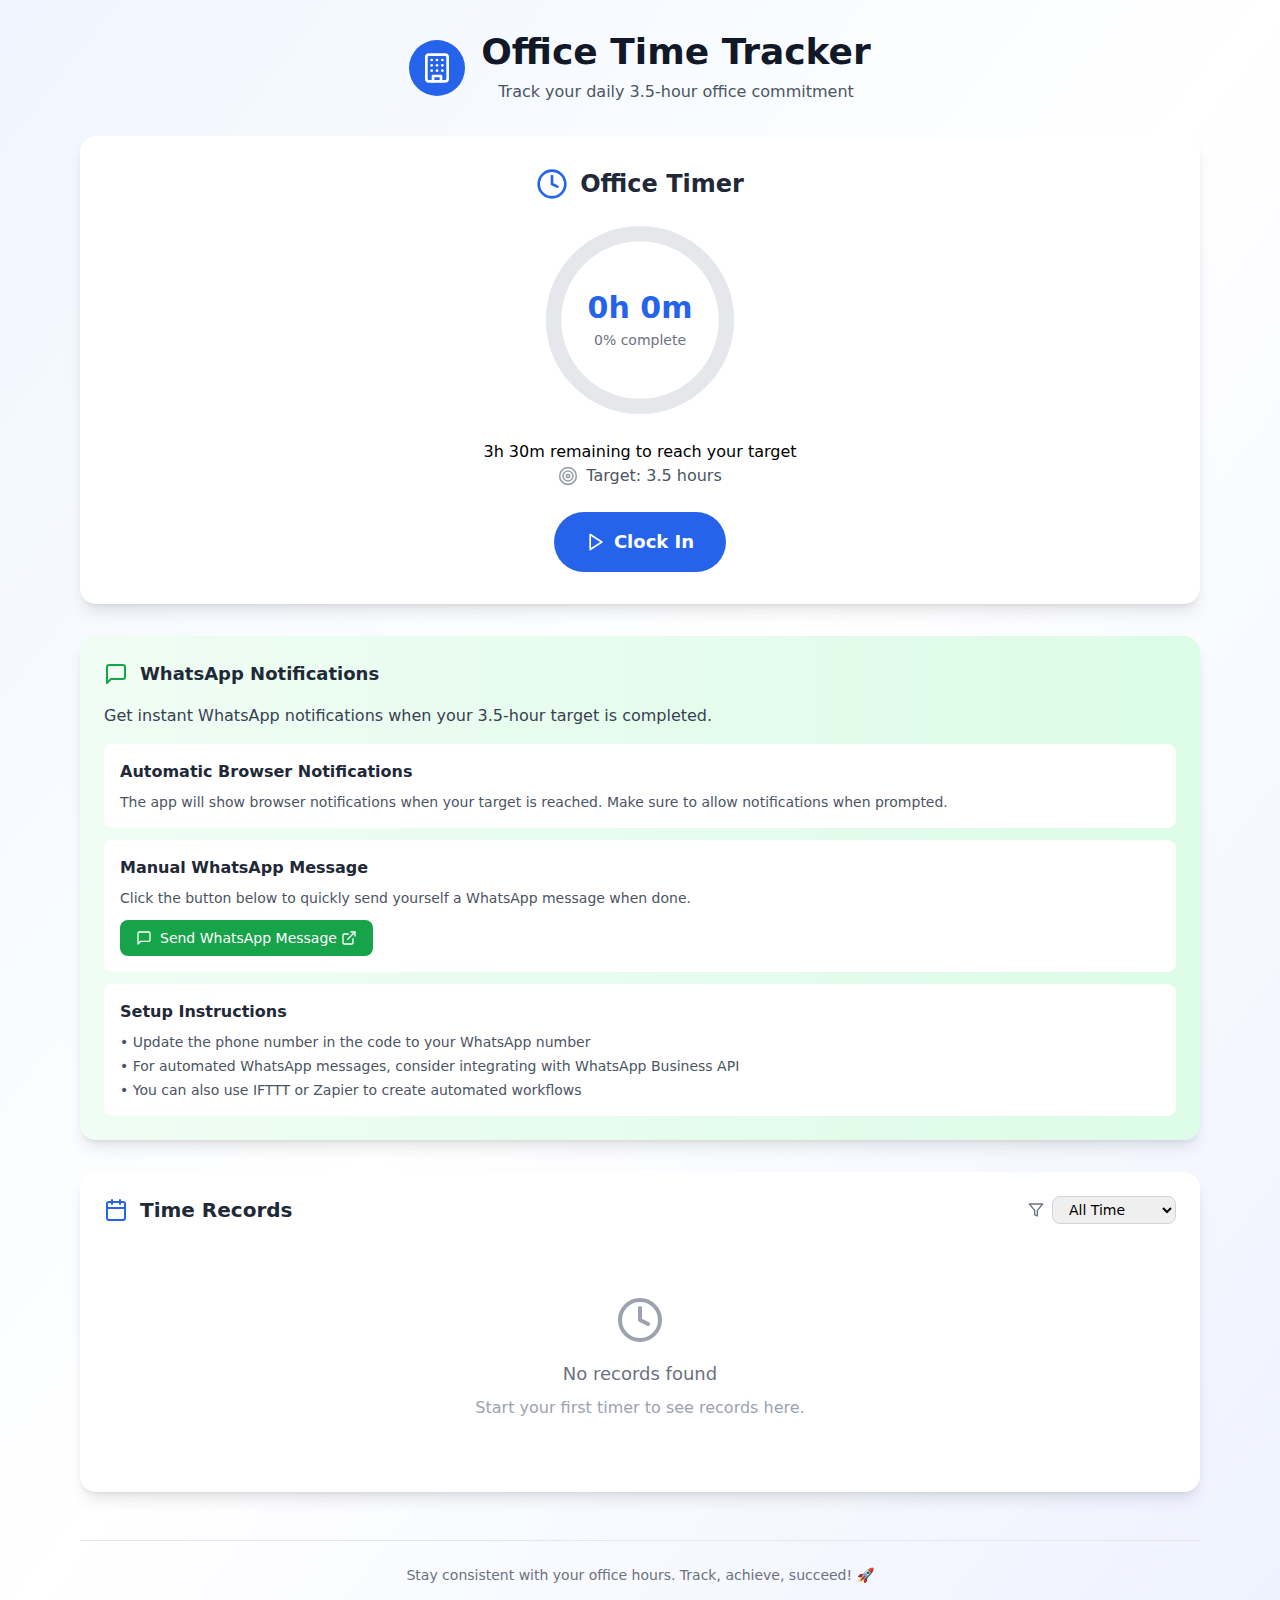
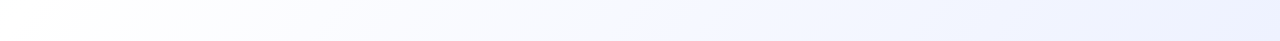
<file: docs/index.html>
<!DOCTYPE html>
<html lang="en">
  <head>
    <meta charset="UTF-8" />
    <link rel="icon" type="image/svg+xml" href="/vite.svg" />
    <meta name="viewport" content="width=device-width, initial-scale=1.0" />
    <title>Office Time Tracking Application</title>
    <script type="module" crossorigin src="./index-DcMzD7L8.js"></script>
    <link rel="stylesheet" crossorigin href="./index-PuZLpC8i.css" />
  </head>
  <body>
    <div id="root"></div>
  </body>
</html>
</file>
<file: docs/index-PuZLpC8i.css>
*,:before,:after{--tw-border-spacing-x: 0;--tw-border-spacing-y: 0;--tw-translate-x: 0;--tw-translate-y: 0;--tw-rotate: 0;--tw-skew-x: 0;--tw-skew-y: 0;--tw-scale-x: 1;--tw-scale-y: 1;--tw-pan-x: ;--tw-pan-y: ;--tw-pinch-zoom: ;--tw-scroll-snap-strictness: proximity;--tw-gradient-from-position: ;--tw-gradient-via-position: ;--tw-gradient-to-position: ;--tw-ordinal: ;--tw-slashed-zero: ;--tw-numeric-figure: ;--tw-numeric-spacing: ;--tw-numeric-fraction: ;--tw-ring-inset: ;--tw-ring-offset-width: 0px;--tw-ring-offset-color: #fff;--tw-ring-color: rgb(59 130 246 / .5);--tw-ring-offset-shadow: 0 0 #0000;--tw-ring-shadow: 0 0 #0000;--tw-shadow: 0 0 #0000;--tw-shadow-colored: 0 0 #0000;--tw-blur: ;--tw-brightness: ;--tw-contrast: ;--tw-grayscale: ;--tw-hue-rotate: ;--tw-invert: ;--tw-saturate: ;--tw-sepia: ;--tw-drop-shadow: ;--tw-backdrop-blur: ;--tw-backdrop-brightness: ;--tw-backdrop-contrast: ;--tw-backdrop-grayscale: ;--tw-backdrop-hue-rotate: ;--tw-backdrop-invert: ;--tw-backdrop-opacity: ;--tw-backdrop-saturate: ;--tw-backdrop-sepia: ;--tw-contain-size: ;--tw-contain-layout: ;--tw-contain-paint: ;--tw-contain-style: }::backdrop{--tw-border-spacing-x: 0;--tw-border-spacing-y: 0;--tw-translate-x: 0;--tw-translate-y: 0;--tw-rotate: 0;--tw-skew-x: 0;--tw-skew-y: 0;--tw-scale-x: 1;--tw-scale-y: 1;--tw-pan-x: ;--tw-pan-y: ;--tw-pinch-zoom: ;--tw-scroll-snap-strictness: proximity;--tw-gradient-from-position: ;--tw-gradient-via-position: ;--tw-gradient-to-position: ;--tw-ordinal: ;--tw-slashed-zero: ;--tw-numeric-figure: ;--tw-numeric-spacing: ;--tw-numeric-fraction: ;--tw-ring-inset: ;--tw-ring-offset-width: 0px;--tw-ring-offset-color: #fff;--tw-ring-color: rgb(59 130 246 / .5);--tw-ring-offset-shadow: 0 0 #0000;--tw-ring-shadow: 0 0 #0000;--tw-shadow: 0 0 #0000;--tw-shadow-colored: 0 0 #0000;--tw-blur: ;--tw-brightness: ;--tw-contrast: ;--tw-grayscale: ;--tw-hue-rotate: ;--tw-invert: ;--tw-saturate: ;--tw-sepia: ;--tw-drop-shadow: ;--tw-backdrop-blur: ;--tw-backdrop-brightness: ;--tw-backdrop-contrast: ;--tw-backdrop-grayscale: ;--tw-backdrop-hue-rotate: ;--tw-backdrop-invert: ;--tw-backdrop-opacity: ;--tw-backdrop-saturate: ;--tw-backdrop-sepia: ;--tw-contain-size: ;--tw-contain-layout: ;--tw-contain-paint: ;--tw-contain-style: }*,:before,:after{box-sizing:border-box;border-width:0;border-style:solid;border-color:#e5e7eb}:before,:after{--tw-content: ""}html,:host{line-height:1.5;-webkit-text-size-adjust:100%;-moz-tab-size:4;-o-tab-size:4;tab-size:4;font-family:ui-sans-serif,system-ui,sans-serif,"Apple Color Emoji","Segoe UI Emoji",Segoe UI Symbol,"Noto Color Emoji";font-feature-settings:normal;font-variation-settings:normal;-webkit-tap-highlight-color:transparent}body{margin:0;line-height:inherit}hr{height:0;color:inherit;border-top-width:1px}abbr:where([title]){-webkit-text-decoration:underline dotted;text-decoration:underline dotted}h1,h2,h3,h4,h5,h6{font-size:inherit;font-weight:inherit}a{color:inherit;text-decoration:inherit}b,strong{font-weight:bolder}code,kbd,samp,pre{font-family:ui-monospace,SFMono-Regular,Menlo,Monaco,Consolas,Liberation Mono,Courier New,monospace;font-feature-settings:normal;font-variation-settings:normal;font-size:1em}small{font-size:80%}sub,sup{font-size:75%;line-height:0;position:relative;vertical-align:baseline}sub{bottom:-.25em}sup{top:-.5em}table{text-indent:0;border-color:inherit;border-collapse:collapse}button,input,optgroup,select,textarea{font-family:inherit;font-feature-settings:inherit;font-variation-settings:inherit;font-size:100%;font-weight:inherit;line-height:inherit;letter-spacing:inherit;color:inherit;margin:0;padding:0}button,select{text-transform:none}button,input:where([type=button]),input:where([type=reset]),input:where([type=submit]){-webkit-appearance:button;background-color:transparent;background-image:none}:-moz-focusring{outline:auto}:-moz-ui-invalid{box-shadow:none}progress{vertical-align:baseline}::-webkit-inner-spin-button,::-webkit-outer-spin-button{height:auto}[type=search]{-webkit-appearance:textfield;outline-offset:-2px}::-webkit-search-decoration{-webkit-appearance:none}::-webkit-file-upload-button{-webkit-appearance:button;font:inherit}summary{display:list-item}blockquote,dl,dd,h1,h2,h3,h4,h5,h6,hr,figure,p,pre{margin:0}fieldset{margin:0;padding:0}legend{padding:0}ol,ul,menu{list-style:none;margin:0;padding:0}dialog{padding:0}textarea{resize:vertical}input::-moz-placeholder,textarea::-moz-placeholder{opacity:1;color:#9ca3af}input::placeholder,textarea::placeholder{opacity:1;color:#9ca3af}button,[role=button]{cursor:pointer}:disabled{cursor:default}img,svg,video,canvas,audio,iframe,embed,object{display:block;vertical-align:middle}img,video{max-width:100%;height:auto}[hidden]:where(:not([hidden=until-found])){display:none}.container{width:100%}@media (min-width: 640px){.container{max-width:640px}}@media (min-width: 768px){.container{max-width:768px}}@media (min-width: 1024px){.container{max-width:1024px}}@media (min-width: 1280px){.container{max-width:1280px}}@media (min-width: 1536px){.container{max-width:1536px}}.absolute{position:absolute}.relative{position:relative}.inset-0{top:0;right:0;bottom:0;left:0}.mx-auto{margin-left:auto;margin-right:auto}.mb-2{margin-bottom:.5rem}.mb-3{margin-bottom:.75rem}.mb-4{margin-bottom:1rem}.mb-6{margin-bottom:1.5rem}.mb-8{margin-bottom:2rem}.ml-1{margin-left:.25rem}.mr-1{margin-right:.25rem}.mr-2{margin-right:.5rem}.mr-3{margin-right:.75rem}.mr-4{margin-right:1rem}.mt-1{margin-top:.25rem}.mt-12{margin-top:3rem}.mt-2{margin-top:.5rem}.mt-4{margin-top:1rem}.flex{display:flex}.inline-flex{display:inline-flex}.table{display:table}.grid{display:grid}.h-12{height:3rem}.h-4{height:1rem}.h-48{height:12rem}.h-5{height:1.25rem}.h-6{height:1.5rem}.h-8{height:2rem}.h-full{height:100%}.min-h-screen{min-height:100vh}.w-12{width:3rem}.w-4{width:1rem}.w-48{width:12rem}.w-5{width:1.25rem}.w-6{width:1.5rem}.w-8{width:2rem}.w-full{width:100%}.max-w-6xl{max-width:72rem}.-rotate-90{--tw-rotate: -90deg;transform:translate(var(--tw-translate-x),var(--tw-translate-y)) rotate(var(--tw-rotate)) skew(var(--tw-skew-x)) skewY(var(--tw-skew-y)) scaleX(var(--tw-scale-x)) scaleY(var(--tw-scale-y))}.transform{transform:translate(var(--tw-translate-x),var(--tw-translate-y)) rotate(var(--tw-rotate)) skew(var(--tw-skew-x)) skewY(var(--tw-skew-y)) scaleX(var(--tw-scale-x)) scaleY(var(--tw-scale-y))}.grid-cols-1{grid-template-columns:repeat(1,minmax(0,1fr))}.flex-col{flex-direction:column}.items-center{align-items:center}.justify-center{justify-content:center}.justify-between{justify-content:space-between}.gap-4{gap:1rem}.space-x-2>:not([hidden])~:not([hidden]){--tw-space-x-reverse: 0;margin-right:calc(.5rem * var(--tw-space-x-reverse));margin-left:calc(.5rem * calc(1 - var(--tw-space-x-reverse)))}.space-x-4>:not([hidden])~:not([hidden]){--tw-space-x-reverse: 0;margin-right:calc(1rem * var(--tw-space-x-reverse));margin-left:calc(1rem * calc(1 - var(--tw-space-x-reverse)))}.space-y-1>:not([hidden])~:not([hidden]){--tw-space-y-reverse: 0;margin-top:calc(.25rem * calc(1 - var(--tw-space-y-reverse)));margin-bottom:calc(.25rem * var(--tw-space-y-reverse))}.space-y-3>:not([hidden])~:not([hidden]){--tw-space-y-reverse: 0;margin-top:calc(.75rem * calc(1 - var(--tw-space-y-reverse)));margin-bottom:calc(.75rem * var(--tw-space-y-reverse))}.space-y-4>:not([hidden])~:not([hidden]){--tw-space-y-reverse: 0;margin-top:calc(1rem * calc(1 - var(--tw-space-y-reverse)));margin-bottom:calc(1rem * var(--tw-space-y-reverse))}.space-y-8>:not([hidden])~:not([hidden]){--tw-space-y-reverse: 0;margin-top:calc(2rem * calc(1 - var(--tw-space-y-reverse)));margin-bottom:calc(2rem * var(--tw-space-y-reverse))}.overflow-x-auto{overflow-x:auto}.rounded-2xl{border-radius:1rem}.rounded-full{border-radius:9999px}.rounded-lg{border-radius:.5rem}.border{border-width:1px}.border-b{border-bottom-width:1px}.border-t{border-top-width:1px}.border-gray-100{--tw-border-opacity: 1;border-color:rgb(243 244 246 / var(--tw-border-opacity, 1))}.border-gray-200{--tw-border-opacity: 1;border-color:rgb(229 231 235 / var(--tw-border-opacity, 1))}.border-gray-300{--tw-border-opacity: 1;border-color:rgb(209 213 219 / var(--tw-border-opacity, 1))}.bg-blue-100{--tw-bg-opacity: 1;background-color:rgb(219 234 254 / var(--tw-bg-opacity, 1))}.bg-blue-50{--tw-bg-opacity: 1;background-color:rgb(239 246 255 / var(--tw-bg-opacity, 1))}.bg-blue-600{--tw-bg-opacity: 1;background-color:rgb(37 99 235 / var(--tw-bg-opacity, 1))}.bg-gray-50{--tw-bg-opacity: 1;background-color:rgb(249 250 251 / var(--tw-bg-opacity, 1))}.bg-green-100{--tw-bg-opacity: 1;background-color:rgb(220 252 231 / var(--tw-bg-opacity, 1))}.bg-green-50{--tw-bg-opacity: 1;background-color:rgb(240 253 244 / var(--tw-bg-opacity, 1))}.bg-green-600{--tw-bg-opacity: 1;background-color:rgb(22 163 74 / var(--tw-bg-opacity, 1))}.bg-red-100{--tw-bg-opacity: 1;background-color:rgb(254 226 226 / var(--tw-bg-opacity, 1))}.bg-red-600{--tw-bg-opacity: 1;background-color:rgb(220 38 38 / var(--tw-bg-opacity, 1))}.bg-white{--tw-bg-opacity: 1;background-color:rgb(255 255 255 / var(--tw-bg-opacity, 1))}.bg-gradient-to-br{background-image:linear-gradient(to bottom right,var(--tw-gradient-stops))}.bg-gradient-to-r{background-image:linear-gradient(to right,var(--tw-gradient-stops))}.from-blue-50{--tw-gradient-from: #eff6ff var(--tw-gradient-from-position);--tw-gradient-to: rgb(239 246 255 / 0) var(--tw-gradient-to-position);--tw-gradient-stops: var(--tw-gradient-from), var(--tw-gradient-to)}.from-green-50{--tw-gradient-from: #f0fdf4 var(--tw-gradient-from-position);--tw-gradient-to: rgb(240 253 244 / 0) var(--tw-gradient-to-position);--tw-gradient-stops: var(--tw-gradient-from), var(--tw-gradient-to)}.via-white{--tw-gradient-to: rgb(255 255 255 / 0) var(--tw-gradient-to-position);--tw-gradient-stops: var(--tw-gradient-from), #fff var(--tw-gradient-via-position), var(--tw-gradient-to)}.to-green-100{--tw-gradient-to: #dcfce7 var(--tw-gradient-to-position)}.to-indigo-50{--tw-gradient-to: #eef2ff var(--tw-gradient-to-position)}.p-3{padding:.75rem}.p-4{padding:1rem}.p-6{padding:1.5rem}.p-8{padding:2rem}.px-2\.5{padding-left:.625rem;padding-right:.625rem}.px-3{padding-left:.75rem;padding-right:.75rem}.px-4{padding-left:1rem;padding-right:1rem}.px-8{padding-left:2rem;padding-right:2rem}.py-0\.5{padding-top:.125rem;padding-bottom:.125rem}.py-1{padding-top:.25rem;padding-bottom:.25rem}.py-12{padding-top:3rem;padding-bottom:3rem}.py-2{padding-top:.5rem;padding-bottom:.5rem}.py-3{padding-top:.75rem;padding-bottom:.75rem}.py-4{padding-top:1rem;padding-bottom:1rem}.py-6{padding-top:1.5rem;padding-bottom:1.5rem}.py-8{padding-top:2rem;padding-bottom:2rem}.text-left{text-align:left}.text-center{text-align:center}.text-2xl{font-size:1.5rem;line-height:2rem}.text-3xl{font-size:1.875rem;line-height:2.25rem}.text-4xl{font-size:2.25rem;line-height:2.5rem}.text-lg{font-size:1.125rem;line-height:1.75rem}.text-sm{font-size:.875rem;line-height:1.25rem}.text-xl{font-size:1.25rem;line-height:1.75rem}.text-xs{font-size:.75rem;line-height:1rem}.font-bold{font-weight:700}.font-medium{font-weight:500}.font-semibold{font-weight:600}.text-blue-600{--tw-text-opacity: 1;color:rgb(37 99 235 / var(--tw-text-opacity, 1))}.text-blue-800{--tw-text-opacity: 1;color:rgb(30 64 175 / var(--tw-text-opacity, 1))}.text-gray-400{--tw-text-opacity: 1;color:rgb(156 163 175 / var(--tw-text-opacity, 1))}.text-gray-500{--tw-text-opacity: 1;color:rgb(107 114 128 / var(--tw-text-opacity, 1))}.text-gray-600{--tw-text-opacity: 1;color:rgb(75 85 99 / var(--tw-text-opacity, 1))}.text-gray-700{--tw-text-opacity: 1;color:rgb(55 65 81 / var(--tw-text-opacity, 1))}.text-gray-800{--tw-text-opacity: 1;color:rgb(31 41 55 / var(--tw-text-opacity, 1))}.text-gray-900{--tw-text-opacity: 1;color:rgb(17 24 39 / var(--tw-text-opacity, 1))}.text-green-600{--tw-text-opacity: 1;color:rgb(22 163 74 / var(--tw-text-opacity, 1))}.text-green-800{--tw-text-opacity: 1;color:rgb(22 101 52 / var(--tw-text-opacity, 1))}.text-red-600{--tw-text-opacity: 1;color:rgb(220 38 38 / var(--tw-text-opacity, 1))}.text-red-800{--tw-text-opacity: 1;color:rgb(153 27 27 / var(--tw-text-opacity, 1))}.text-white{--tw-text-opacity: 1;color:rgb(255 255 255 / var(--tw-text-opacity, 1))}.shadow-lg{--tw-shadow: 0 10px 15px -3px rgb(0 0 0 / .1), 0 4px 6px -4px rgb(0 0 0 / .1);--tw-shadow-colored: 0 10px 15px -3px var(--tw-shadow-color), 0 4px 6px -4px var(--tw-shadow-color);box-shadow:var(--tw-ring-offset-shadow, 0 0 #0000),var(--tw-ring-shadow, 0 0 #0000),var(--tw-shadow)}.filter{filter:var(--tw-blur) var(--tw-brightness) var(--tw-contrast) var(--tw-grayscale) var(--tw-hue-rotate) var(--tw-invert) var(--tw-saturate) var(--tw-sepia) var(--tw-drop-shadow)}.transition-all{transition-property:all;transition-timing-function:cubic-bezier(.4,0,.2,1);transition-duration:.15s}.transition-colors{transition-property:color,background-color,border-color,text-decoration-color,fill,stroke;transition-timing-function:cubic-bezier(.4,0,.2,1);transition-duration:.15s}.duration-200{transition-duration:.2s}.duration-500{transition-duration:.5s}.hover\:scale-105:hover{--tw-scale-x: 1.05;--tw-scale-y: 1.05;transform:translate(var(--tw-translate-x),var(--tw-translate-y)) rotate(var(--tw-rotate)) skew(var(--tw-skew-x)) skewY(var(--tw-skew-y)) scaleX(var(--tw-scale-x)) scaleY(var(--tw-scale-y))}.hover\:bg-blue-700:hover{--tw-bg-opacity: 1;background-color:rgb(29 78 216 / var(--tw-bg-opacity, 1))}.hover\:bg-gray-50:hover{--tw-bg-opacity: 1;background-color:rgb(249 250 251 / var(--tw-bg-opacity, 1))}.hover\:bg-green-700:hover{--tw-bg-opacity: 1;background-color:rgb(21 128 61 / var(--tw-bg-opacity, 1))}.hover\:bg-red-50:hover{--tw-bg-opacity: 1;background-color:rgb(254 242 242 / var(--tw-bg-opacity, 1))}.hover\:bg-red-700:hover{--tw-bg-opacity: 1;background-color:rgb(185 28 28 / var(--tw-bg-opacity, 1))}.hover\:text-red-800:hover{--tw-text-opacity: 1;color:rgb(153 27 27 / var(--tw-text-opacity, 1))}.focus\:outline-none:focus{outline:2px solid transparent;outline-offset:2px}.focus\:ring-2:focus{--tw-ring-offset-shadow: var(--tw-ring-inset) 0 0 0 var(--tw-ring-offset-width) var(--tw-ring-offset-color);--tw-ring-shadow: var(--tw-ring-inset) 0 0 0 calc(2px + var(--tw-ring-offset-width)) var(--tw-ring-color);box-shadow:var(--tw-ring-offset-shadow),var(--tw-ring-shadow),var(--tw-shadow, 0 0 #0000)}.focus\:ring-blue-500:focus{--tw-ring-opacity: 1;--tw-ring-color: rgb(59 130 246 / var(--tw-ring-opacity, 1))}@media (min-width: 768px){.md\:grid-cols-3{grid-template-columns:repeat(3,minmax(0,1fr))}}
</file>
